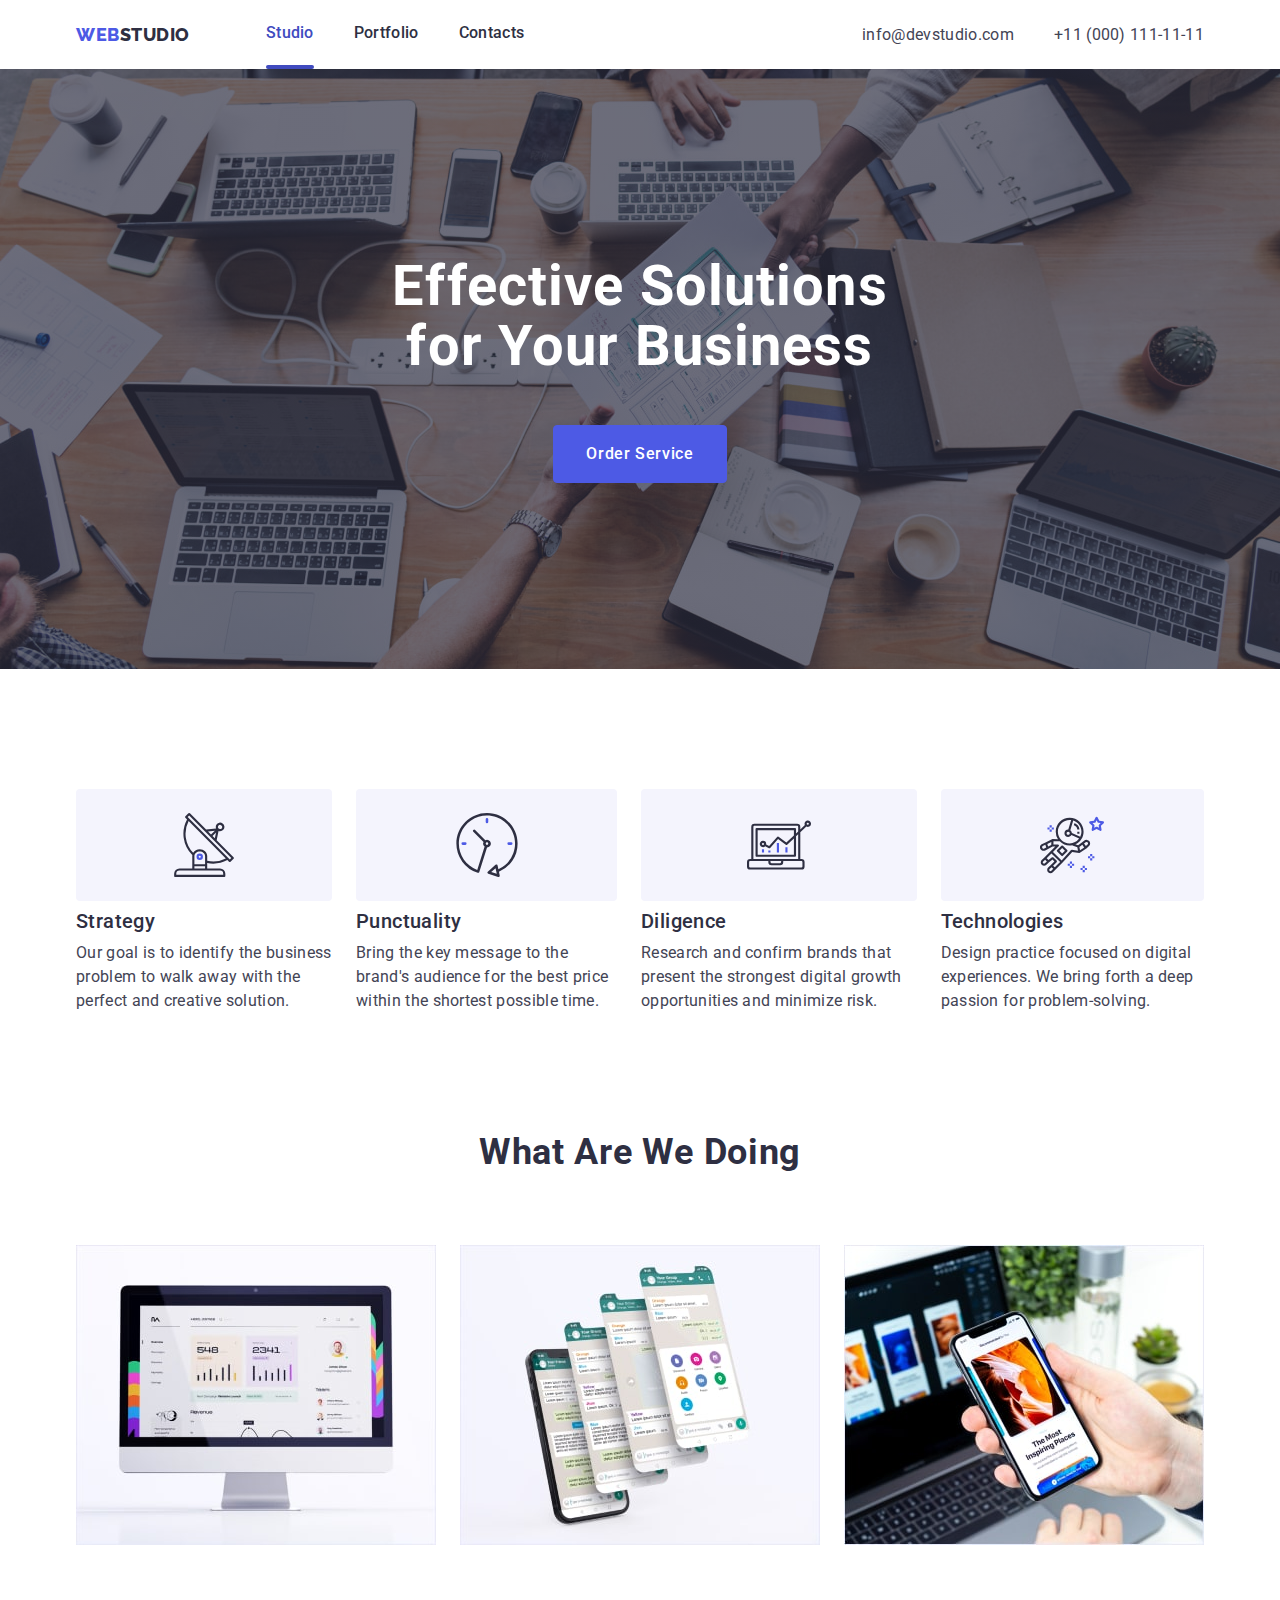
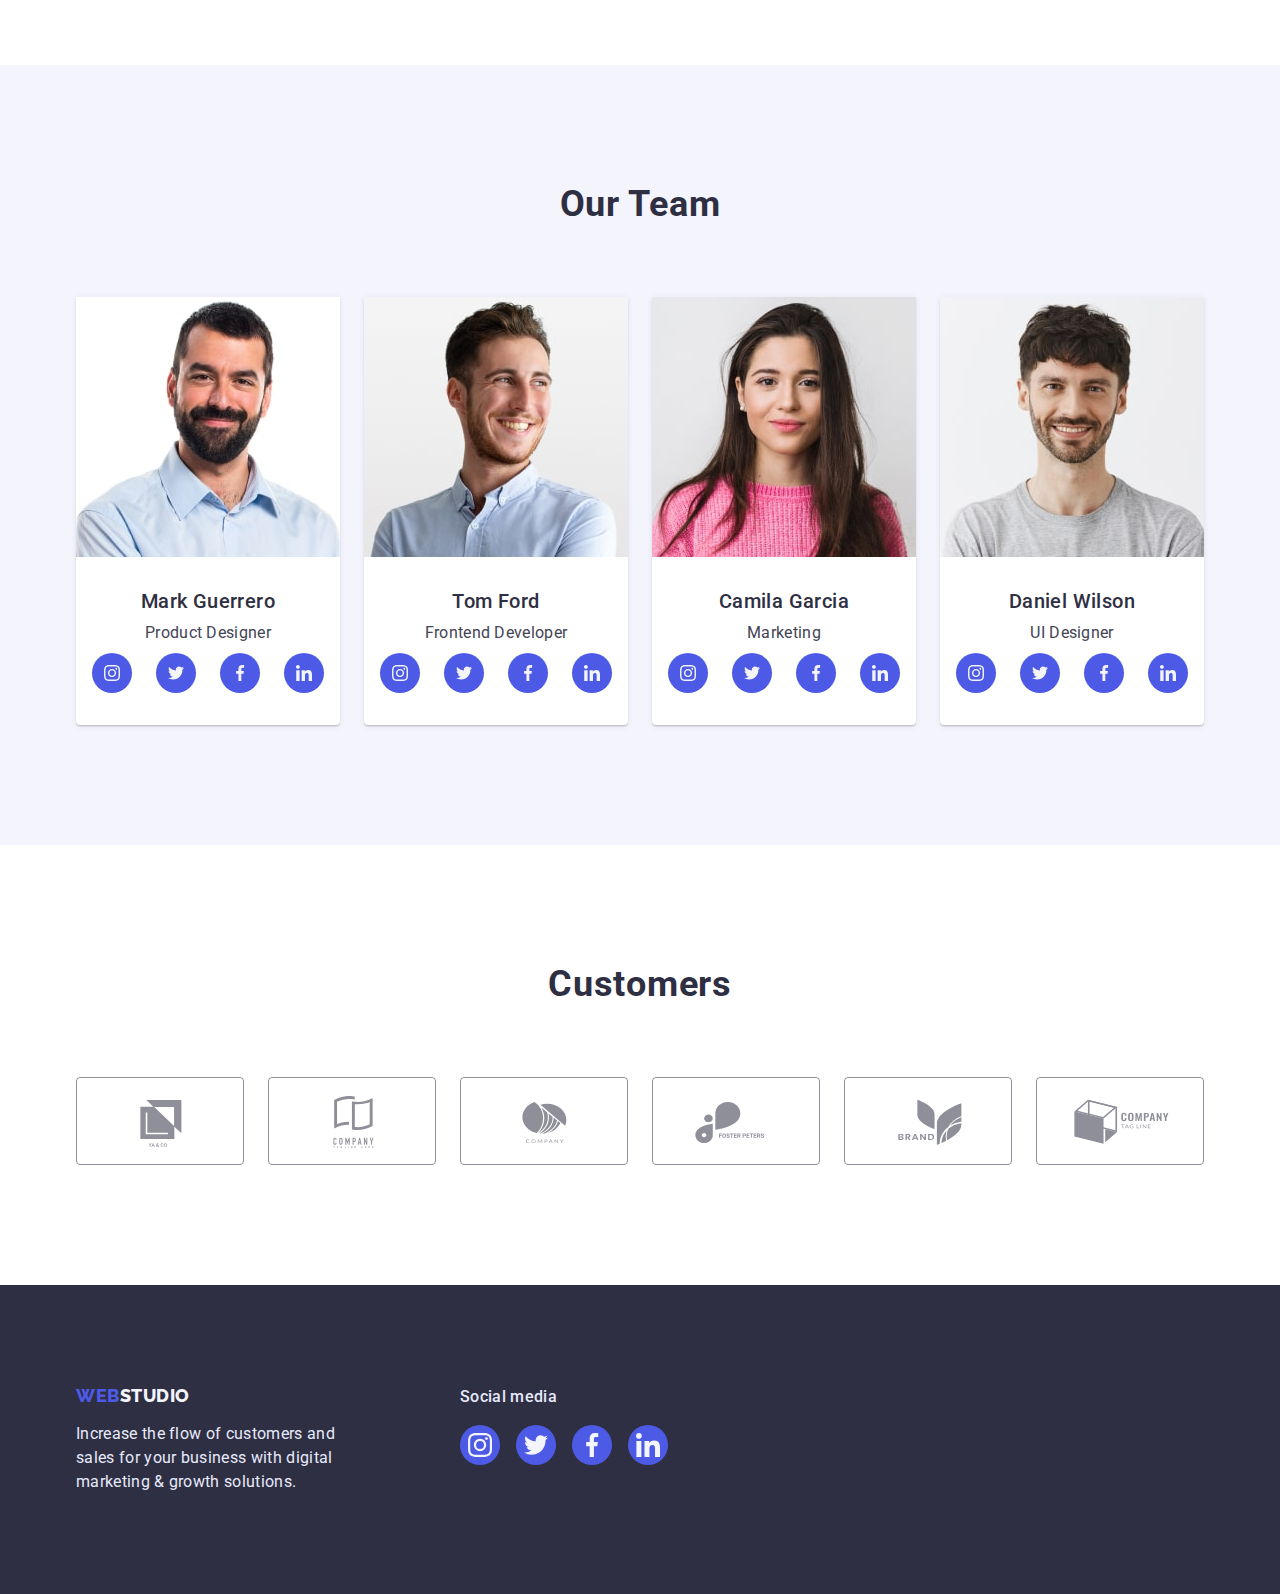
<file: index.html>
<!DOCTYPE html>
<html lang="en">
  <head>
    <meta charset="UTF-8" />
    <meta http-equiv="X-UA-Compatible" content="IE=edge" />
    <meta name="viewport" content="width=device-width, initial-scale=1.0" />
    <title>webstudio</title>
    <link rel="preconnect" href="https://fonts.googleapis.com" />
    <link rel="preconnect" href="https://fonts.gstatic.com" crossorigin />
    <link
      href="https://fonts.googleapis.com/css2?family=Raleway:wght@800&family=Roboto:wght@400;500;700;900&display=swap"
      rel="stylesheet"
    />
    <link
      rel="stylesheet"
      href="https://cdnjs.cloudflare.com/ajax/libs/modern-normalize/1.1.0/modern-normalize.min.css"
    />
    <link rel="stylesheet" href="./style.css" />
  </head>
  <body>
    <!-- HEADER -->
    <header>
      <div class="container main-nav">
        <!-- NAVIGATION -->
        <nav class="nav-item">
          <a href="./index.html" class="logo link">
            web<span class="up">Studio</span>
          </a>

          <ul class="site-nav list">
            <li class="item">
              <a href="./index.html" class="current link">Studio</a>
            </li>
            <li class="item">
              <a href="./portfolio.html" class="link">Portfolio</a>
            </li>
            <li class="item"><a href="" class="link">Contacts</a></li>
          </ul>
        </nav>
        <!-- ADDRESS -->
        <address class="adr">
          <ul class="auth-nav list">
            <li class="item">
              <a href="mailto:info@devstudio.com" class="link"
                >info@devstudio.com</a
              >
            </li>
            <li class="item">
              <a href="tel:+11(000)111-11-11" class="link"
                >+11 (000) 111-11-11</a
              >
            </li>
          </ul>
        </address>
      </div>
    </header>
    <main>
      <!--hero_image(button)-->
      <section class="hero">
        <div class="container">
          <h1 class="hero-titele">Effective Solutions for Your Business</h1>
          <button type="button" data-modal-open class="button primary">Order Service</button>
        </div>
      </section>
      <!-- volues_of_the_company -->
      <section class="section">
        <div class="container">
          <h2 class="section-titel visually-hidden">Volues of the company</h2>
          <ul class="list card">
            <li class="item">
              <div class="icon-frame">
                <svg class="icon-volues" width="64" height="64">
                  <use href="./images/icons.svg#icon-antenna"></use>
                </svg>
              </div>
              <h3 class="section-item .icon-antena">Strategy</h3>
              <p class="exp">
                Our goal is to identify the business problem to walk away with
                the perfect and creative solution.
              </p>
            </li>
            <li class="item">
              <div class="icon-frame">
                <svg class="icon-volues" width="64" height="64">
                  <use href="./images/icons.svg#icon-clock"></use>
                </svg>
              </div>
              <h3 class="section-item">Punctuality</h3>
              <p class="exp">
                Bring the key message to the brand's audience for the best price
                within the shortest possible time.
              </p>
            </li>
            <li class="item">
              <div class="icon-frame">
                <svg class="icon-volues" width="64" height="64">
                  <use href="./images/icons.svg#icon-diagram"></use>
                </svg>
              </div>
              <h3 class="section-item">Diligence</h3>
              <p class="exp">
                Research and confirm brands that present the strongest digital
                growth opportunities and minimize risk.
              </p>
            </li>
            <li class="item">
              <div class="icon-frame">
                <svg class="icon-volues" width="64" height="64">
                  <use href="./images/icons.svg#icon-astronaut"></use>
                </svg>
              </div>
              <h3 class="section-item">Technologies</h3>
              <p class="exp">
                Design practice focused on digital experiences. We bring forth a
                deep passion for problem-solving.
              </p>
            </li>
          </ul>
        </div>
      </section>
      <!-- what_are_we_doing -->
      <section class="section-we-doing">
        <div class="container">
          <h2 class="section-titales">What are we doing</h2>
          <ul class="list card we-doing">
            <li class="item">
              <img src="./images/w_a_d_1.jpg" alt="big screen" width="360" />
            </li>
            <li class="item">
              <img src="./images/w_a_d_2.jpg" alt="phone app" width="360" />
            </li>
            <li class="item">
              <img src="./images/w_a_d_3.jpg" alt="mobile screen" width="360" />
            </li>
          </ul>
        </div>
      </section>
      <!-- Our-team -->
      <section class="team">
        <div class="container">
          <h2 class="section-titales head">Our team</h2>
          <ul class="list card teams">
            <li class="item">
              <img
                src="./images/mark_guerrero.jpg"
                alt="Foto of Mark Guerrero"
                width="264"
              />
              <div class="card-content">
                <h3 class="section-item desc">Mark Guerrero</h3>
                <p class="exp speciality">Product Designer</p>
                <ul class="social-networks list">
                  <li class="social-item">
                    <a href="#" class="social-link">
                      <svg class="social-icon" width="16" height="16">
                        <use href="./images/icons.svg#icon-instagram"></use>
                      </svg>
                    </a>
                  </li>
                  <li class="social-item">
                    <a href="#" class="social-link">
                      <svg class="social-icon" width="16" height="16">
                        <use href="./images/icons.svg#icon-twitter"></use>
                      </svg>
                    </a>
                  </li>
                  <li class="social-item">
                    <a href="#" class="social-link">
                      <svg class="social-icon" width="16" height="16">
                        <use href="./images/icons.svg#icon-facebook"></use>
                      </svg>
                    </a>
                  </li>
                  <li class="social-item">
                    <a href="#" class="social-link">
                      <svg class="social-icon" width="16" height="16">
                        <use href="./images/icons.svg#icon-linkedin"></use>
                      </svg>
                    </a>
                  </li>
                </ul>
              </div>
            </li>
            <li class="item">
              <img
                src="./images/tom_ford.jpg"
                alt="Foto of Tom Ford"
                width="264"
              />

              <div class="card-content">
                <h3 class="section-item desc">Tom Ford</h3>
                <p class="exp speciality">Frontend Developer</p>
                <ul class="social-networks list">
                  <li class="social-item">
                    <a href="#" class="social-link">
                      <svg class="social-icon" width="16" height="16">
                        <use href="./images/icons.svg#icon-instagram"></use>
                      </svg>
                    </a>
                  </li>
                  <li class="social-item">
                    <a href="#" class="social-link">
                      <svg class="social-icon" width="16" height="16">
                        <use href="./images/icons.svg#icon-twitter"></use>
                      </svg>
                    </a>
                  </li>
                  <li class="social-item">
                    <a href="#" class="social-link">
                      <svg class="social-icon" width="16" height="16">
                        <use href="./images/icons.svg#icon-facebook"></use>
                      </svg>
                    </a>
                  </li>
                  <li class="social-item">
                    <a href="#" class="social-link">
                      <svg class="social-icon" width="16" height="16">
                        <use href="./images/icons.svg#icon-linkedin"></use>
                      </svg>
                    </a>
                  </li>
                </ul>
              </div>
            </li>
            <li class="item">
              <img
                src="./images/camila_garcia.jpg"
                alt="Foto of Camila Garcia"
                width="264"
              />
              <div class="card-content">
                <h3 class="section-item desc">Camila Garcia</h3>
                <p class="exp speciality">Marketing</p>
                <ul class="social-networks list">
                  <li class="social-item">
                    <a href="#" class="social-link">
                      <svg class="social-icon" width="16" height="16">
                        <use href="./images/icons.svg#icon-instagram"></use>
                      </svg>
                    </a>
                  </li>
                  <li class="social-item">
                    <a href="#" class="social-link">
                      <svg class="social-icon" width="16" height="16">
                        <use href="./images/icons.svg#icon-twitter"></use>
                      </svg>
                    </a>
                  </li>
                  <li class="social-item">
                    <a href="#" class="social-link">
                      <svg class="social-icon" width="16" height="16">
                        <use href="./images/icons.svg#icon-facebook"></use>
                      </svg>
                    </a>
                  </li>
                  <li class="social-item">
                    <a href="#" class="social-link">
                      <svg class="social-icon" width="16" height="16">
                        <use href="./images/icons.svg#icon-linkedin"></use>
                      </svg>
                    </a>
                  </li>
                </ul>
              </div>
            </li>
            <li class="item">
              <img
                src="./images/daniel_wilson.jpg"
                alt="Foto of Daniel Wilson"
              />
              <div class="card-content desc">
                <h3 class="section-item">Daniel Wilson</h3>
                <p class="exp speciality">UI Designer</p>
                <ul class="social-networks list">
                  <li class="social-item">
                    <a href="#" class="social-link">
                      <svg class="social-icon" width="16" height="16">
                        <use href="./images/icons.svg#icon-instagram"></use>
                      </svg>
                    </a>
                  </li>
                  <li class="social-item">
                    <a href="#" class="social-link">
                      <svg class="social-icon" width="16" height="16">
                        <use href="./images/icons.svg#icon-twitter"></use>
                      </svg>
                    </a>
                  </li>
                  <li class="social-item">
                    <a href="#" class="social-link">
                      <svg class="social-icon" width="16" height="16">
                        <use href="./images/icons.svg#icon-facebook"></use>
                      </svg>
                    </a>
                  </li>
                  <li class="social-item">
                    <a href="#" class="social-link">
                      <svg class="social-icon" width="16" height="16">
                        <use href="./images/icons.svg#icon-linkedin"></use>
                      </svg>
                    </a>
                  </li>
                </ul>
              </div>
            </li>
          </ul>
        </div>
      </section>
      <!-- Customers -->
      <section class="section-customers">
        <div class="container">
          <h2 class="section-titales">Customers</h2>
          <ul class="clients-list list">
            <li class="clients-item">
              <a href="" class="client-link">
                <svg class="client-icon" width="104" height="56">
                  <use href="./images/icons.svg#icon-company01"></use>
                </svg>
              </a>
            </li>
            <li class="clients-item">
              <a href="" class="client-link">
                <svg class="client-icon" width="104" height="56">
                  <use href="./images/icons.svg#icon-company02"></use>
                </svg>
              </a>
            </li>
            <li class="clients-item">
              <a href="" class="client-link">
                <svg class="client-icon" width="104" height="56">
                  <use href="./images/icons.svg#icon-company03"></use>
                </svg>
              </a>
            </li>
            <li class="clients-item">
              <a href="" class="client-link">
                <svg class="client-icon" width="104" height="56">
                  <use href="./images/icons.svg#icon-company04"></use>
                </svg>
              </a>
            </li>
            <li class="clients-item">
              <a href="" class="client-link">
                <svg class="client-icon" width="104" height="56">
                  <use href="./images/icons.svg#icon-company05"></use>
                </svg>
              </a>
            </li>
            <li class="clients-item">
              <a href="" class="client-link">
                <svg class="client-icon" width="104" height="56">
                  <use href="./images/icons.svg#icon-company06"></use>
                </svg>
              </a>
            </li>
          </ul>
        </div>
      </section>
    </main>
    <!-- Footer -->
    <footer class="footer-bgcolor">
      <div class="container conteiner-footer">
        <div>
          <a href="./index.html" class="footer-logo link">
            web<span class="down">Studio</span>
          </a>
          <p class="footer-titele">
            Increase the flow of customers and sales for your business with
            digital marketing & growth solutions.
          </p>
        </div>
        <!-- social-networks -->
        <div class="footer-block">
          <p class="footer-socialtext">Social media</p>
          <ul class="social-footer list">
            <li class="social-item">
              <a href="#" class="footer-items">
                <svg class="social-icon" width="24" height="24">
                  <use href="./images/icons.svg#icon-instagram"></use>
                </svg>
              </a>
            </li>
            <li class="social-item">
              <a href="#" class="footer-items">
                <svg class="social-icon" width="24" height="24">
                  <use href="./images/icons.svg#icon-twitter"></use>
                </svg>
              </a>
            </li>
            <li class="social-item">
              <a href="#" class="footer-items">
                <svg class="social-icon" width="24" height="24">
                  <use href="./images/icons.svg#icon-facebook"></use>
                </svg>
              </a>
            </li>
            <li class="social-item">
              <a href="#" class="footer-items">
                <svg class="social-icon" width="24" height="24">
                  <use href="./images/icons.svg#icon-linkedin"></use>
                </svg>
              </a>
            </li>
          </ul>
        </div>
      </div>
    </footer>
<!-- MODAL -->
    <div class="backdrop is-hidden" data-modal>
      <div class="modal">
        <button  class="button-modal-close" data-modal-close type="button"> 
          <svg class="modal-button" width="8" height="8"> <use href="./images/close.svg#close"> </use>
          </svg>
          
        </button>
      </div>
    </div>

    <script src="./js/modal.js"></script>
  </body>
</html>
</file>
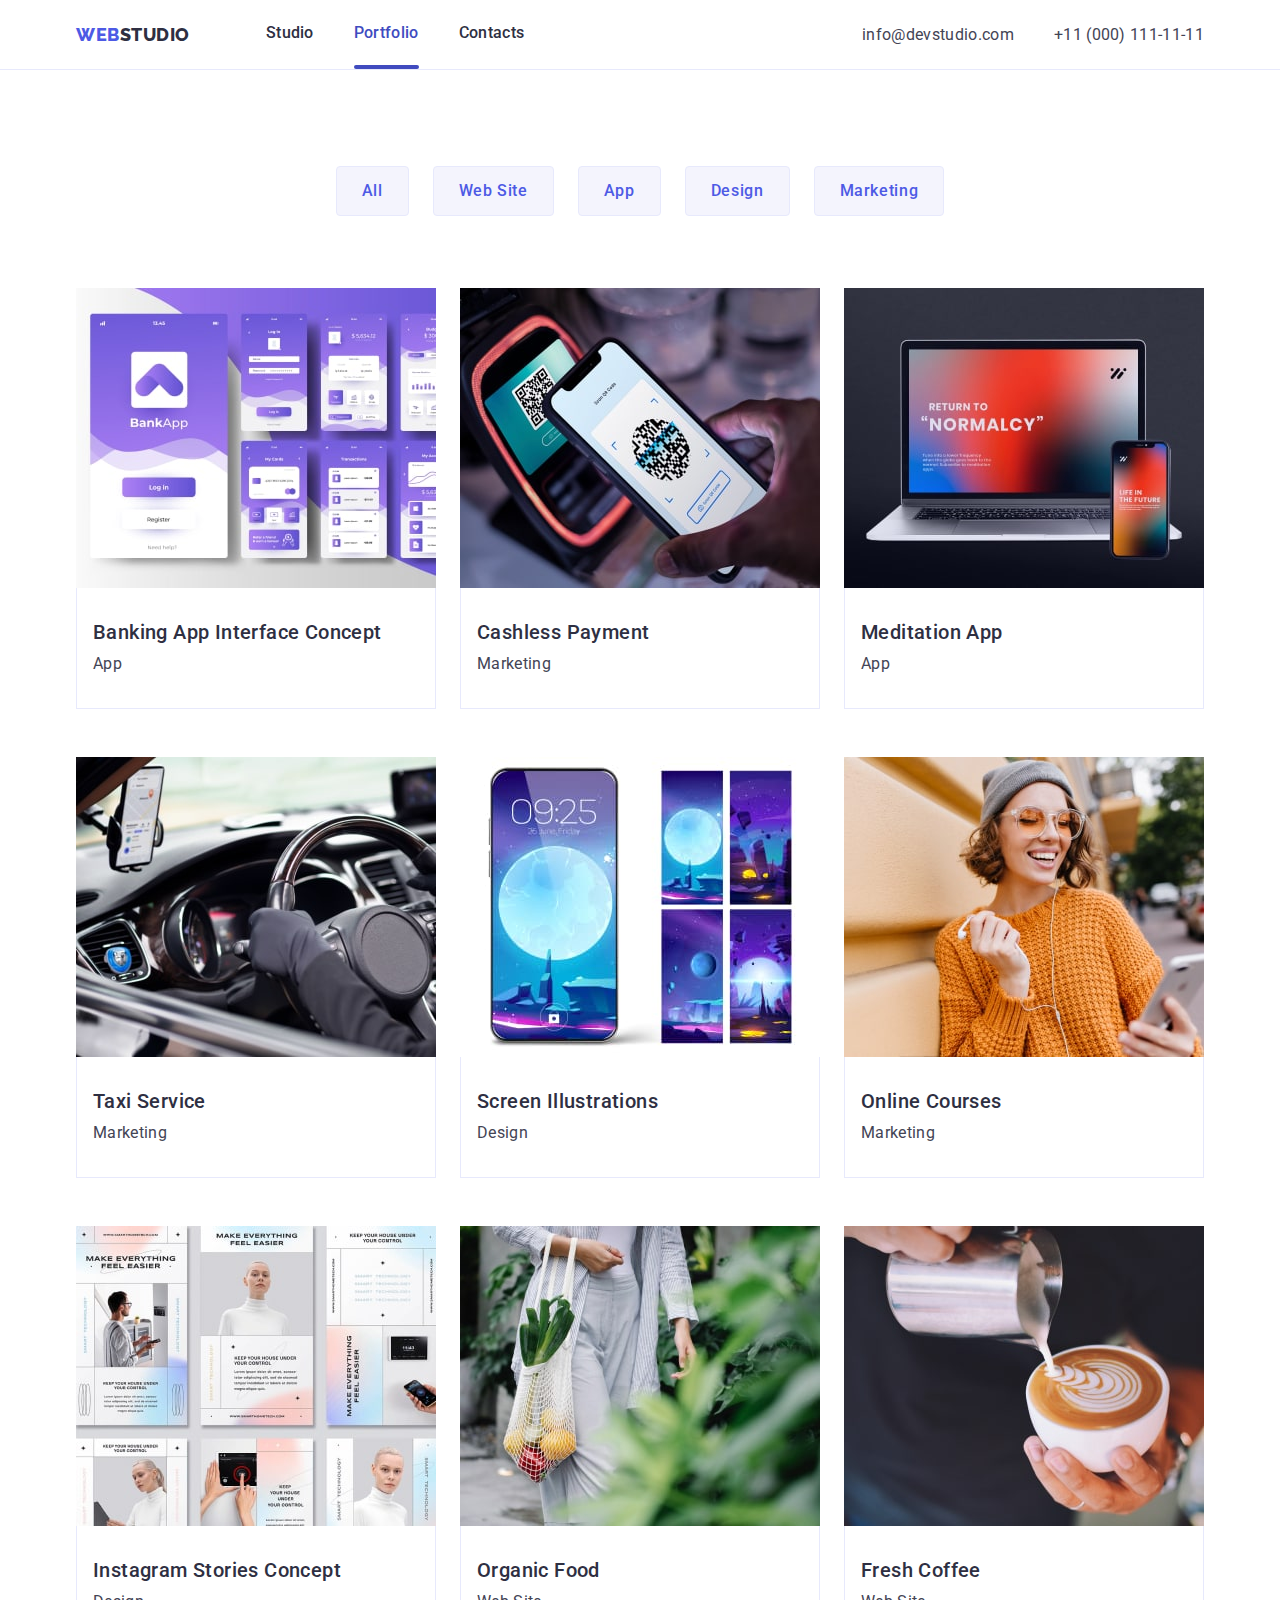
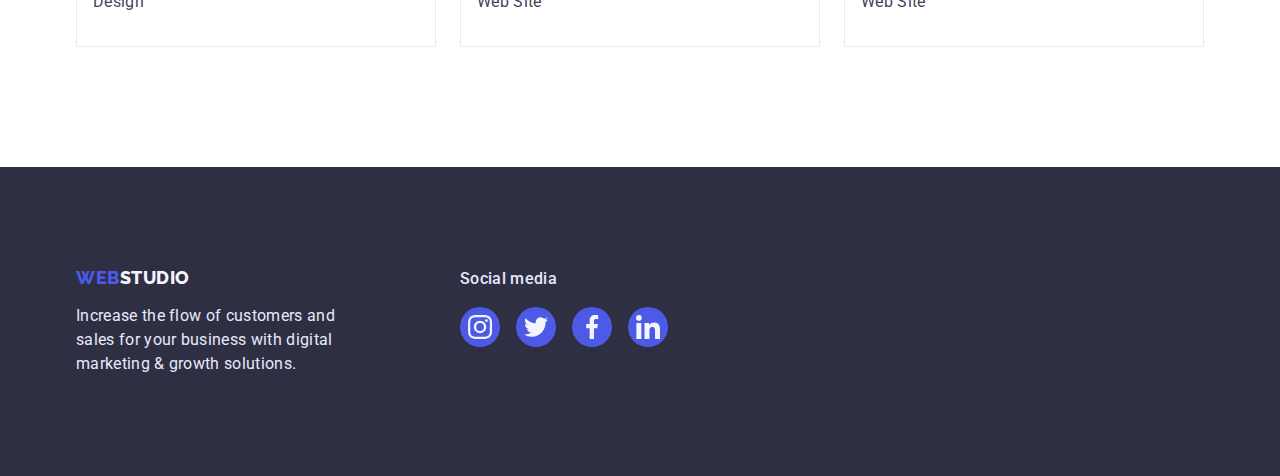
<file: portfolio.html>
<!DOCTYPE html>
<html lang="en">
  <head>
    <meta charset="UTF-8" />
    <meta http-equiv="X-UA-Compatible" content="IE=edge" />
    <meta name="viewport" content="width=device-width, initial-scale=1.0" />
    <title>Portfolio</title>
    <link rel="preconnect" href="https://fonts.googleapis.com" />
    <link rel="preconnect" href="https://fonts.gstatic.com" crossorigin />
    <link
      href="https://fonts.googleapis.com/css2?family=Raleway:wght@800&family=Roboto:wght@400;500;700;900&display=swap"
      rel="stylesheet"
    />
    <link
      rel="stylesheet"
      href="https://cdnjs.cloudflare.com/ajax/libs/modern-normalize/1.1.0/modern-normalize.min.css"
    />
    <link rel="stylesheet" href="./style.css" />
  </head>
  <body>
    <!-- HEADER -->
    <header>
      <div class="header-box">
        <div class="container main-nav">
          <!-- NAVIGATION -->
          <nav class="nav-item">
            <a href="./index.html" class="logo link">
              web<span class="up">Studio</span>
            </a>

            <ul class="site-nav list">
              <li class="item">
                <a href="./index.html" class="link">Studio</a>
              </li>
              <li class="item">
                <a href="./portfolio.html" class="current link">Portfolio</a>
              </li>
              <li class="item"><a href="" class="link">Contacts</a></li>
            </ul>
          </nav>
          <!-- ADDRESS -->
          <address class="adr">
            <ul class="auth-nav list">
              <li class="item">
                <a href="mailto:info@devstudio.com" class="link"
                  >info@devstudio.com</a
                >
              </li>
              <li class="item">
                <a href="tel:+11(000)111-11-11" class="link"
                  >+11 (000) 111-11-11</a
                >
              </li>
            </ul>
          </address>
        </div>
      </div>
    </header>
    <main>
      <section class="section portfolio">
        <div class="container">
          <!-- our works -->
          <h1 class="hero-titele visually-hidden">our works</h1>
          <!-- filter -->
          <ul class="filter-main list">
            <li class="button-item">
              <button type="button" class="button filter">All</button>
            </li>
            <li class="button-item">
              <button type="button" class="button filter">Web Site</button>
            </li>
            <li class="button-item">
              <button type="button" class="button filter">App</button>
            </li>
            <li class="button-item">
              <button type="button" class="button filter">Design</button>
            </li>
            <li class="button-item">
              <button type="button" class="button filter">Marketing</button>
            </li>
          </ul>
          <!-- examples -->
          <ul class="section-img list">
            <li class="conteiner-img">
              <a href="#" class="link card-link">
                <div class="card-cover-wrap">
                  <img
                    src="./images/bank.jpg"
                    alt="Examples of bankinng app"
                    width="360"
                  />
                  <p class="card-cover-text">
                    14 Stylish and User-Friendly App Design Concepts · Task
                    Manager App · Calorie Tracker App · Exotic Fruit Ecommerce
                    App · Cloud Storage App
                  </p>
                </div>
                <div class="card-img">
                  <h2 class="section-item">Banking App Interface Concept</h2>
                  <p class="exp type">App</p>
                </div></a
              >
            </li>
            <li class="conteiner-img">
              <a href="#" class="link card-link">
                <div class="card-cover-wrap">
                  <img
                    src="./images/cash.jpg"
                    alt="Cashless payment examples"
                    width="360"
                  />
                  <p class="card-cover-text">
                    14 Stylish and User-Friendly App Design Concepts · Task
                    Manager App · Calorie Tracker App · Exotic Fruit Ecommerce
                    App · Cloud Storage App
                  </p>
                </div>
                <div class="card-img">
                  <h2 class="section-item">Cashless Payment</h2>
                  <p class="exp type">Marketing</p>
                </div></a
              >
            </li>
            <li class="conteiner-img">
              <a href="#" class="link card-link">
                <div class="card-cover-wrap">
                  <img
                    src="./images/meditaion.jpg"
                    alt="Examples of Meditaion App "
                    width="360"
                  />
                  <p class="card-cover-text">
                    14 Stylish and User-Friendly App Design Concepts · Task
                    Manager App · Calorie Tracker App · Exotic Fruit Ecommerce
                    App · Cloud Storage App
                  </p>
                </div>
                <div class="card-img">
                  <h2 class="section-item">Meditation App</h2>
                  <p class="exp type">App</p>
                </div></a
              >
            </li>
            <li class="conteiner-img">
              <a href="#" class="link card-link">
                <div class="card-cover-wrap">
                  <img
                    src="./images/taxi.jpg"
                    alt="Examples of Taxi Service App "
                    width="360"
                  />
                  <p class="card-cover-text">
                    14 Stylish and User-Friendly App Design Concepts · Task
                    Manager App · Calorie Tracker App · Exotic Fruit Ecommerce
                    App · Cloud Storage App
                  </p>
                </div>
                <div class="card-img">
                  <h2 class="section-item">Taxi Service</h2>
                  <p class="exp type">Marketing</p>
                </div></a
              >
            </li>
            <li class="conteiner-img">
              <a href="#" class="link card-link">
                <div class="card-cover-wrap">
                  <img
                    src="./images/illustr.jpg"
                    alt="Examples of Screen Illustrations Design"
                    width="360"
                  />
                  <p class="card-cover-text">
                    14 Stylish and User-Friendly App Design Concepts · Task
                    Manager App · Calorie Tracker App · Exotic Fruit Ecommerce
                    App · Cloud Storage App
                  </p>
                </div>
                <div class="card-img">
                  <h2 class="section-item">Screen Illustrations</h2>
                  <p class="exp type">Design</p>
                </div></a
              >
            </li>
            <li class="conteiner-img">
              <a href="#" class="link card-link">
                <div class="card-cover-wrap">
                  <img
                    src="./images/online.jpg"
                    alt="Girl with tablet"
                    width="360"
                  />
                  <p class="card-cover-text">
                    14 Stylish and User-Friendly App Design Concepts · Task
                    Manager App · Calorie Tracker App · Exotic Fruit Ecommerce
                    App · Cloud Storage App
                  </p>
                </div>
                <div class="card-img">
                  <h2 class="section-item">Online Courses</h2>
                  <p class="exp type">Marketing</p>
                </div></a
              >
            </li>
            <li class="conteiner-img">
              <a href="#" class="link card-link">
                <div class="card-cover-wrap">
                  <img
                    src="./images/instagram_stories_concept.jpg"
                    alt="Examples of Instagram stories"
                    width="360"
                  />
                  <p class="card-cover-text">
                    14 Stylish and User-Friendly App Design Concepts · Task
                    Manager App · Calorie Tracker App · Exotic Fruit Ecommerce
                    App · Cloud Storage App
                  </p>
                </div>
                <div class="card-img">
                  <h2 class="section-item">Instagram Stories Concept</h2>
                  <p class="exp type">Design</p>
                </div></a
              >
            </li>
            <li class="conteiner-img">
              <a href="#" class="link card-link">
                <div class="card-cover-wrap">
                  <img
                    src="./images/organic_food.jpg"
                    alt="Examples of Instagram stories"
                    width="360"
                  />
                  <p class="card-cover-text">
                    14 Stylish and User-Friendly App Design Concepts · Task
                    Manager App · Calorie Tracker App · Exotic Fruit Ecommerce
                    App · Cloud Storage App
                  </p>
                </div>
                <div class="card-img">
                  <h2 class="section-item">Organic Food</h2>
                  <p class="exp type">Web Site</p>
                </div></a
              >
            </li>
            <li class="conteiner-img">
              <a href="#" class="link card-link">
                <div class="card-cover-wrap">
                  <img
                    src="./images/fresh_coffee.jpg"
                    alt="Pouring coffee"
                    width="360"
                  />
                  <p class="card-cover-text">
                    14 Stylish and User-Friendly App Design Concepts · Task
                    Manager App · Calorie Tracker App · Exotic Fruit Ecommerce
                    App · Cloud Storage App
                  </p>
                </div>
                <div class="card-img">
                  <h2 class="section-item">Fresh Coffee</h2>
                  <p class="exp type">Web Site</p>
                </div></a
              >
            </li>
          </ul>
        </div>
      </section>
    </main>
    <!-- Footer -->
    <footer class="footer-bgcolor">
      <div class="container conteiner-footer">
        <div>
          <a href="./index.html" class="footer-logo link">
            web<span class="down">Studio</span>
          </a>
          <p class="footer-titele">
            Increase the flow of customers and sales for your business with
            digital marketing & growth solutions.
          </p>
        </div>
        <!-- social-networks -->
        <div class="footer-block">
          <p class="footer-socialtext">Social media</p>
          <ul class="social-footer list">
            <li class="social-item">
              <a href="#" class="footer-items">
                <svg class="social-icon" width="24" height="24">
                  <use href="./images/icons.svg#icon-instagram"></use>
                </svg>
              </a>
            </li>
            <li class="social-item">
              <a href="#" class="footer-items">
                <svg class="social-icon" width="24" height="24">
                  <use href="./images/icons.svg#icon-twitter"></use>
                </svg>
              </a>
            </li>
            <li class="social-item">
              <a href="#" class="footer-items">
                <svg class="social-icon" width="24" height="24">
                  <use href="./images/icons.svg#icon-facebook"></use>
                </svg>
              </a>
            </li>
            <li class="social-item">
              <a href="#" class="footer-items">
                <svg class="social-icon" width="24" height="24">
                  <use href="./images/icons.svg#icon-linkedin"></use>
                </svg>
              </a>
            </li>
          </ul>
        </div>
      </div>
    </footer>
  </body>
</html>
</file>
<file: style.css>
:root {
--primary-text-color:#434455;
--titel-text-color: #2E2F42;
--logo-color: #4D5AE5;
--secondary-text-color:#F4F4FD;
--button-focus-color:#404BBF;
--footer-text-color:#E7E9FC;
--back-main-color: #ffffff;
--button-focus-color:#404BBF;
--crad-shodow-color: box-shadow: 0px 1px 6px rgba(46, 47, 66, 0.08), 0px 1px 1px rgba(46, 47, 66, 0.16), 0px 2px 1px rgba(46, 47, 66, 0.08);
--icon-border:#8E8F99;
--secondary-bgcolor-networks: #31D0AA;
}

body {
    background-color: var(--back-main-color);
    color: var(--primary-text-color);

    font-family: Roboto, sans-serif;
}

h1, 
h2, 
h3, 
h4, 
h5, 
h6, 
p {
margin: 0;
}

ul, ol {
    list-style: none;
    padding-left: 0;
    margin: 0;
}

a {
    text-decoration: none;

}
img {display: block;
max-width: 100%;
height: auto;}


button {
    display: block;
    border: none;
    font-family: inherit;
    border-radius: 4px;
}

.container {
    width: 1158px;
    padding: 0 15px;
    margin: 0 auto;
}

.section {
    padding-top: 120px;
    padding-bottom: 120px;
}

.no-scroll {
    overflow: hidden;
}

.visually-hidden {
    position: absolute;
    width: 1px;
    height: 1px;
    margin: -1px;
    border: 0;
    padding: 0;

    white-space: nowrap;
    clip-path: inset(100%);
    clip: rect(0 0 0 0);
    overflow: hidden;
}
/* STYLE RESET */
.link {text-decoration: none;}
.list {list-style: none;
    margin: 0;}


/* LOGO */
.logo.link {
display: flex;
padding-top: 24px;
padding-bottom: 24px;
margin-right: 76px;}

.logo {
    color: var(--logo-color);
    font-family: Raleway, sans-serif;
    font-weight: 800;
    font-size: 18px;
    line-height: 1.17;
    letter-spacing: 0.03em;
    text-transform: uppercase;
    text-decoration: none;
}
.footer-logo 
{color: var(--logo-color);
    font-family: Raleway, sans-serif;
    font-weight: 800;
    font-size: 18px;
    line-height: 1.17;
    letter-spacing: 0.03em;
    text-transform: uppercase;
    text-decoration: none;}
.footer-logo > .down {color: var(--secondary-text-color);}
.logo .up {color: var(--titel-text-color);}
.logo:hover,
.logo:focus {
    color: var(--button-focus-color);}



  /*-------------------------------- HEADER--------------------------- */
.main-nav {
    display: flex;
    align-items: center;
}

.nav-item {
    display: flex;
}
  .adr {
margin-left: auto;

display: flex;
font-style: normal;
}

/*----------------------------------- SITE NAV -------------------------*/
.site-nav {
    display: flex;
}



.site-nav .item:not(:last-child) {
    margin-right: 40px;
}
.site-nav .link {
    display: block;
    padding-top: 21px;
    padding-bottom: 21px;  
    color: var(--titel-text-color);
    font-weight: 500;
    font-size: 16px;
    line-height: 1.5;
    letter-spacing: 0.02em;
    text-decoration: none;
    transition: color 250ms cubic-bezier(0.4, 0, 0.2, 1);
}

.site-nav .link:hover, 
.site-nav .link:focus 
{color: var(--button-focus-color);}

.current.link {
    position: relative;
    color: var(--button-focus-color);
}

.current::after {
    display: block;
    content: "";
    position: absolute;
    width: 100%;
    height: 4px;
    background-color: var(--button-focus-color);
    border-radius: 2px;
    bottom: -10;
    margin-top: 20px;
}
/* ----------------------------------------AUTH NAV -------------------------------*/
.auth-nav {
    display: flex;
}

.auth-nav .item + .item
    {margin-left: 40px;}
.auth-nav .item {
    padding-top: 21px;
    padding-bottom: 21px;}

.auth-nav .link {color: var(--primary-text-color);
    font-weight: 400;
    font-size: 16px;
    line-height: 1.5;
    letter-spacing: 0.02em;
    text-decoration: none;
    transition: color 250ms cubic-bezier(0.4, 0, 0.2, 1);
}

.auth-nav .link:hover,
.auth-nav .link:focus {
    color: var(--button-focus-color);
}

.header-box {
    border: 1px solid var(--footer-text-color);
    border-top: none;
    border-left: none;
    border-right: none;}

/* -------------------------------------HERO ----------------------------*/

.hero 
{
max-width: 1600px;
height: 600px;
margin-left: auto;
margin-right: auto;
background-image: linear-gradient(to right, rgba(46, 47, 66, 0.7), rgba(46, 47, 66, 0.7)), url(./images/hero-bg.jpg);
background-position: center;
background-size: cover;
background-repeat: no-repeat;
        
background-color: var(--titel-text-color);
text-align: center;
padding: 188px 0;}
.hero-titele {
    max-width: 496px;
    margin: 0 auto;
    color:var(--back-main-color);
    font-weight: 700;
    font-size: 56px;
    line-height: 1.07;
    letter-spacing: 0.02em;
}


/* ----------------------------------------SECTION ------------------------------*/
.flex {
    display: flex;
}
.team{
    background-color: var(--secondary-text-color);
    padding-bottom: 120px;
    padding-top: 120px;
}

.section-titales {
    margin-bottom: 72px;
    color: var(--titel-text-color);
    font-size: 36px;
    line-height: 1.11;
    text-align: center;
    letter-spacing: 0.02em;
    text-transform: capitalize;
}

.section-titele {color: var(--titel-text-color);
    font-weight: 700;
    font-size: 36px;
    line-height: 1.11;
    text-transform: capitalize;
    }
.section-item {
    margin-bottom: 8px;
    color: var(--titel-text-color);
    font-weight: 500;
    font-size: 20px;
    line-height: 1.2;
    letter-spacing: 0.02em;
    }

.exp {
    line-height: 1.5;
    color: var(--primary-text-color);
    letter-spacing: 0.02em;}
/* -----------------------------------------------VOLUES OF THE COMPANY--------------------------------- */
.icon-frame {
    display: flex;
    align-items: center;
    justify-content: center;
    height: 112px;
    background-color: var(--secondary-text-color);
    border-radius: 4px;
    margin-bottom: 8px;
}
/* -------------------------------------------------CARD--------------------------*/

.card {
    display: flex;}

.card .item+.item {
    margin-left: 24px;}
.card.teams > .item {
    flex-basis: calc(100% / 3 - 24px);
background-color: var(--back-main-color);
    border-radius: 0px 0px 4px 4px;
    box-shadow: 0px 1px 6px rgba(46, 47, 66, 0.08), 0px 1px 1px rgba(46, 47, 66, 0.16), 0px 2px 1px rgba(46, 47, 66, 0.08);
}

.card.we-doing >.item {
    flex-basis: calc(100% / 2 - 24px);}


/* ----------------------------------------WE ARE DOING --------------------------------------------*/
.section-we-doing {
    padding-bottom: 120px;
}


/*------------------------------------------ OUR TEAM-------------------------------------- */

.card-content {
    padding: 32px 16px;}

.item .desc, .speciality {
    text-align: center;
}

/* -----------------------------------------------SOCIAL NETWORKS--------------------------------- */
.social-networks {
    display: flex;
    align-items: flex-start;
    margin: 8px 0px 0px 0px;
    gap: 0px 24px;
}
.social-link {
    display: flex;
    width: 40px;
    height: 40px;
    justify-content: center;
    align-items: center;
    border-radius: 50%;
    background-color: var(--logo-color);
    transition: background-color 250ms cubic-bezier(0.4, 0, 0.2, 1);
}

.social-icon {
    fill: var(--secondary-text-color);}

    .social-link:hover,
.social-link:focus {
    background-color: var(--button-focus-color);
}
/*--------------------------------------------- Customers --------------------------------------------*/

.section-customers {
    padding-bottom: 120px;
    padding-top: 120px;
}
.clients-list {
    display: flex;
    gap: 0px 24px;
}

.client-link {
    display: flex;
    border: 1px solid currentColor;
    border-radius: 4px;
    width: 168px;
    height: 88px;
    justify-content: center;
    align-items: center;
    color: var(--icon-border);
    transition: color 250ms cubic-bezier(0.4, 0, 0.2, 1), border-color cubic-bezier(0.4, 0, 0.2, 1);
}
.client-link:hover,
.client-link:focus {
    border-color: var(--button-focus-color);
    color: var(--button-focus-color);
    }
.client-icon {
 fill: currentColor}
/*----------------------------------------------- BUTTONS -------------------------------------------*/
.button.primary {
        border-radius: 4px;
    padding: 16px 32px;
    border: 1px solid var(--logo-color);
   margin-top: 48px;
   margin-left: auto;
   margin-right: auto;

       background-color: var(--logo-color);
    color: var(--back-main-color);
    font-weight: 500;
    font-size: 16px;
    line-height: 1.5;
    letter-spacing: 0.04em;
    cursor: pointer;
transition: color 250ms cubic-bezier(0.4, 0, 0.2, 1), background-color 250ms cubic-bezier(0.4, 0, 0.2, 1);
}

.button.primary:focus,
.button.primary:hover {
    color: var(--back-main-color);
    background-color: var(--button-focus-color);
border: 1px solid transparent;}



.button.filter {
   
    border: 1px solid #E7E9FC;
        border-radius: 4px;
        padding: 12px 25px;
    background: var(--secondary-text-color);
    color: var(--logo-color);
    font-weight: 500;
    font-size: 16px;
    line-height: 1.5;
    letter-spacing: 0.04em;
cursor: pointer;
transition: color 250ms cubic-bezier(0.4, 0, 0.2, 1), background-color 250ms cubic-bezier(0.4, 0, 0.2, 1), box-shadow 250ms cubic-bezier(0.4, 0, 0.2, 1), background-color 250ms cubic-bezier(0.4, 0, 0.2, 1);
}

.button.filter:focus,
.button.filter:hover {
    color:var(--back-main-color);
    background-color:var(--button-focus-color);
    border-color: transparent;
box-shadow: 0px 3px 1px rgba(0, 0, 0, 0.1), 0px 2px 1px rgba(0, 0, 0, 0.08), 0px 2px 2px rgba(0, 0, 0, 0.12);
    border-radius: 4px;
}


.button-item:not(:last-child) {margin-right: 24px;}


.filter-main {
    display: flex;
    justify-content: center;
    margin-bottom: 72px;
}
/* CURSOR */
.filter {
 display: flex;
justify-content: center;
}

  /*------------------------------------------ FOOTER-------------------------------*/
.conteiner-footer {
    display: flex;
}

  .footer-bgcolor {
    background-color: var(--titel-text-color); 
padding: 100px 0; }
    
  .footer-titele {
margin-top: 16px;

    width: 264px;
      color: var(--footer-text-color);
    line-height:1.5;
    letter-spacing: 0.02em;
  }

.footer-block {
margin-left: 120px;}

.footer-socialtext {
    width: 264px;
        color: var(--footer-text-color);
        line-height: 1.5;
        letter-spacing: 0.02em;
        font-weight: 500;
            font-size: 16px;
}

.social-footer {
    display: flex;
    align-items: flex-start;
    margin: 16px 0px 0px 0px;
    gap: 16px;
}

.footer-items {
    display: flex;
    width: 40px;
    height: 40px;
    justify-content: center;
    align-items: center;
    border-radius: 50%;
    background-color: var(--logo-color);
    transition: background-color 250ms cubic-bezier(0.4, 0, 0.2, 1);
}

.social-icon {
    fill: var(--secondary-text-color);
}

.footer-items:hover,
.footer-items:focus {
    background-color: var(--secondary-bgcolor-networks);
}


  /* --------------------------------------------PORTFOLIO -------------------------------------*/
.section.portfolio {
    padding-top: 96px;
}

  .section-img {
      display: flex;
      flex-wrap: wrap;
    gap: 48px 24px;
position: relative;
}

.card-cover-wrap {
    position: relative;
    overflow: hidden;
}

.card-cover-text {
    position: absolute;
    top: 0;
    font-size: 16px;
    font-weight: 400;
    line-height: 1,5;
    color: var(--secondary-text-color);
    background-color: var(--logo-color);
    padding-top: 40px;
    padding-right: 32px;
    padding-left: 32px;
    height: 100%;
transform: translateY(100%);
transition: transform 250ms cubic-bezier(0.4, 0, 0.2, 1);
overflow: auto;
}

.card-img {
    border: 1px solid #E7E9FC;
    padding: 32px 16px;
    border-top: 0;
}

.card-link {
    display: block;
    transition: box-shadow 250ms cubic-bezier(0.4, 0, 0.2, 1);
}

.card-link:hover,
.card-link:focus {
box-shadow: 0px 1px 6px rgba(46, 47, 66, 0.08), 0px 1px 1px rgba(46, 47, 66, 0.16), 0px 2px 1px rgba(46, 47, 66, 0.08);
}

.card-link:hover .card-cover-text {
    transform: translate(0);
}
.card-link:focus .card-cover-text {
    transform: translate(0);
}

/* -------------------MODAL----------------------------- */
.backdrop {
    position: fixed;
    top: 0;
    width: 100%;
    height: 100%;
    background-color: rgba(46, 47, 66, 0.4);
    transition: opacity 250ms cubic-bezier(0.4, 0, 0.2, 1), visibility 250ms cubic-bezier(0.4, 0, 0.2, 1);
}

.modal {
    width: 408px;
    min-height: 576px;
    border-radius: 4px;
    background-color: #FCFCFC;
    box-shadow: 0px 1px 1px rgba(0, 0, 0, 0.14), 0px 1px 3px rgba(0, 0, 0, 0.12), 0px 2px 1px rgba(0, 0, 0, 0.2);
    position: absolute;
    top: 50%;
    left: 50%;
    transform: translate(-50%, -50%) scale(1);
    transition: transform 250ms cubic-bezier(0.4, 0, 0.2, 1);
    padding: 24px;
}

.backdrop.is-hidden .modal {
    transform: translate(-50%, -50%) scale(0);
}

.button-modal-close {
    width: 24px;
    height: 24px;
    border-radius: 50%;
    border: 1px solid rgba(0, 0, 0, 0.1);
    background-color: var(--footer-text-color);
    display: block;
    margin-left: auto;
    transition: background-color 250ms cubic-bezier(0.4, 0, 0.2, 1), fill 250ms cubic-bezier(0.4, 0, 0.2, 1);
    cursor: pointer;
}

.button-modal-close:hover,
.button-modal-close:focus {
background-color: var(--button-focus-color);
fill: var(--back-main-color);
}

.is-hidden {
    opacity: 0;
    visibility: hidden;
    pointer-events: none;
}
</file>
